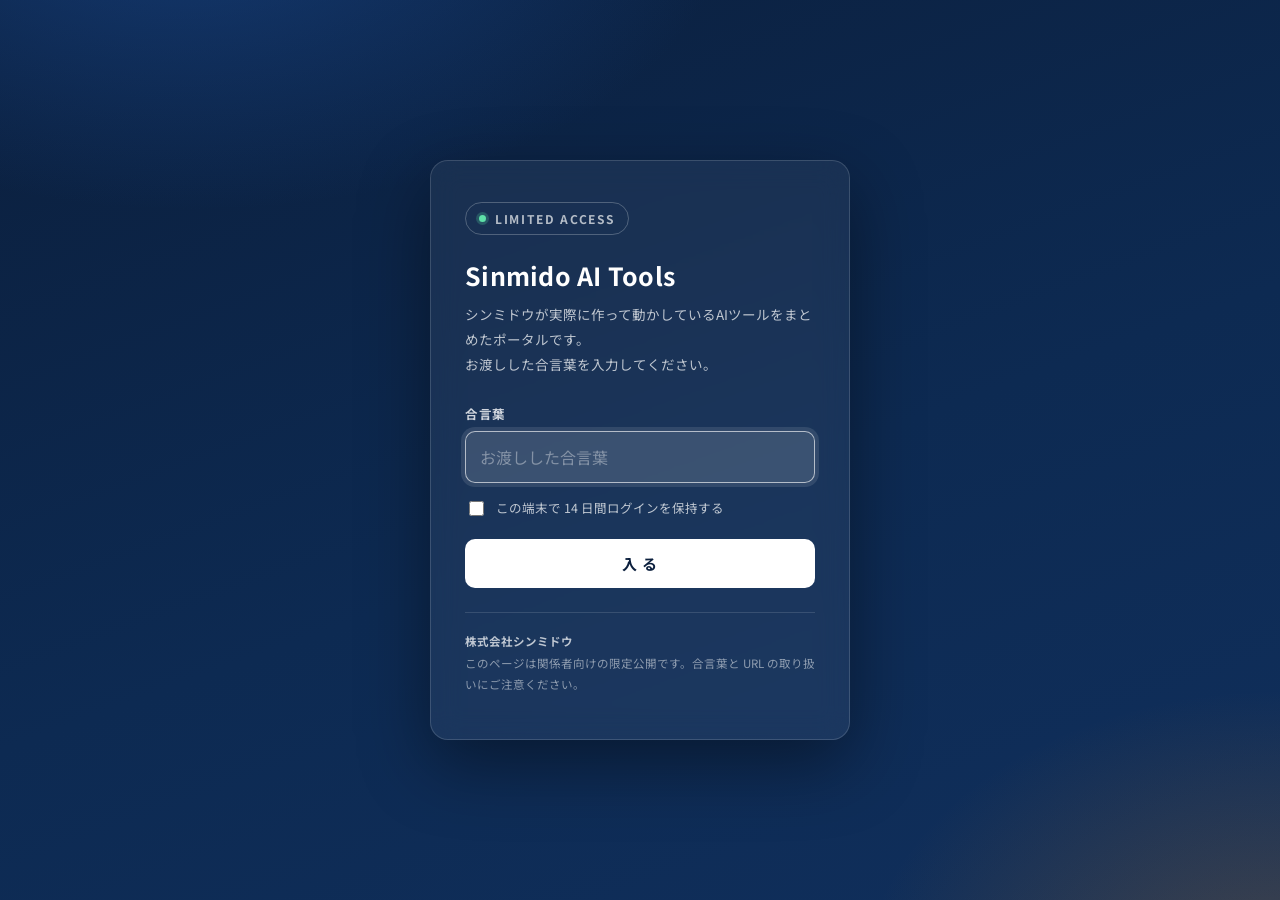
<file: index.html>
<!DOCTYPE html>
<html lang="ja">
<head>
<meta charset="UTF-8">
<meta name="viewport" content="width=device-width, initial-scale=1">
<meta name="robots" content="noindex, nofollow">
<title>ログイン｜Sinmido AI Tools</title>
<meta name="description" content="株式会社シンミドウ AI活用ツール ポータル（限定公開）">
<link rel="preconnect" href="https://fonts.googleapis.com">
<link rel="preconnect" href="https://fonts.gstatic.com" crossorigin>
<link href="https://fonts.googleapis.com/css2?family=Noto+Sans+JP:wght@400;700&display=swap" rel="stylesheet">
<link rel="stylesheet" href="assets/style.css">
<link rel="icon" href="data:image/svg+xml,<svg xmlns='http://www.w3.org/2000/svg' viewBox='0 0 100 100'><text y='.9em' font-size='90'>🧰</text></svg>">
</head>
<body class="login-body">

<main class="login-card" id="card">
  <div class="login-mark"><span class="dot"></span>LIMITED ACCESS</div>

  <h1>Sinmido AI Tools</h1>
  <p class="lead">
    シンミドウが実際に作って動かしているAIツールをまとめたポータルです。<br>
    お渡しした合言葉を入力してください。
  </p>

  <div class="login-error" id="error" role="alert"></div>

  <form id="form" novalidate>
    <div class="field">
      <label for="pw">合言葉</label>
      <input type="password" id="pw" name="pw" placeholder="お渡しした合言葉"
             autocomplete="current-password" autocapitalize="off"
             autocorrect="off" spellcheck="false" required>
    </div>

    <label class="remember">
      <input type="checkbox" id="remember">
      この端末で 14 日間ログインを保持する
    </label>

    <button type="submit" class="btn-login" id="submit">入 る</button>
  </form>

  <p class="login-foot">
    <strong>株式会社シンミドウ</strong><br>
    このページは関係者向けの限定公開です。合言葉と URL の取り扱いにご注意ください。
  </p>
</main>

<script src="assets/auth.js"></script>
<script>
(function () {
  'use strict';

  // すでにログイン済みならポータルへ
  if (window.AIPAuth.isAuthed()) {
    window.location.replace(window.AIPAuth.config.homePage);
    return;
  }

  var form   = document.getElementById('form');
  var pw     = document.getElementById('pw');
  var remember = document.getElementById('remember');
  var submit = document.getElementById('submit');
  var error  = document.getElementById('error');
  var card   = document.getElementById('card');

  function fail(message) {
    error.textContent = message;
    error.classList.add('show');
    card.classList.remove('shake');
    void card.offsetWidth;          // アニメーションを再発火させる
    card.classList.add('shake');
    pw.select();
  }

  form.addEventListener('submit', function (e) {
    e.preventDefault();
    error.classList.remove('show');

    var value = pw.value;
    if (!value) { fail('合言葉を入力してください。'); return; }

    submit.disabled = true;
    submit.textContent = '確認しています…';

    window.AIPAuth.verify(value).then(function (ok) {
      if (ok) {
        window.AIPAuth.grant(remember.checked);
        window.location.replace(window.AIPAuth.config.homePage);
        return;
      }
      submit.disabled = false;
      submit.textContent = '入 る';
      fail('合言葉が違います。もう一度お試しください。');
    }).catch(function () {
      submit.disabled = false;
      submit.textContent = '入 る';
      fail('この環境では照合できませんでした。https:// で開き直すか、別のブラウザでお試しください。');
    });
  });

  pw.focus();
})();
</script>

</body>
</html>
</file>
<file: assets/style.css>
/* ==========================================================================
   Sinmido AI Tools Portal
   -------------------------------------------------------------------------
   配色は sinmido.com のコーポレートカラー（紺 #1B4F9C）に合わせています。
   ========================================================================== */

:root{
  --navy:        #1B4F9C;
  --navy-deep:   #0D2A52;
  --navy-soft:   #EAF0F9;
  --accent:      #C0761F;
  --accent-soft: #FBF1E4;

  --ink:         #16202E;
  --ink-mid:     #4A5768;
  --ink-weak:    #7C8899;

  --bg:          #F5F7FA;
  --surface:     #FFFFFF;
  --line:        #E2E7EE;

  --ok:          #197A5C;
  --ok-soft:     #E6F3EE;
  --wip:         #8A6D2F;
  --wip-soft:    #FBF3DF;

  --radius:      14px;
  --shadow:      0 1px 2px rgba(16,32,56,.06), 0 8px 24px rgba(16,32,56,.07);
  --shadow-lift: 0 4px 10px rgba(16,32,56,.10), 0 18px 40px rgba(16,32,56,.14);

  --font: "Noto Sans JP", -apple-system, BlinkMacSystemFont, "Segoe UI",
          "Hiragino Kaku Gothic ProN", "Yu Gothic", Meiryo, sans-serif;
}

*,*::before,*::after{ box-sizing:border-box; }

html,body{ margin:0; padding:0; }

body{
  font-family:var(--font);
  color:var(--ink);
  background:var(--bg);
  line-height:1.75;
  -webkit-font-smoothing:antialiased;
  text-rendering:optimizeLegibility;
}

a{ color:inherit; }

/* ==========================================================================
   ログイン画面
   ========================================================================== */

.login-body{
  min-height:100vh;
  display:flex;
  align-items:center;
  justify-content:center;
  padding:24px;
  background:
    radial-gradient(900px 500px at 15% -10%, rgba(27,79,156,.55), transparent 60%),
    radial-gradient(700px 500px at 100% 110%, rgba(192,118,31,.30), transparent 60%),
    linear-gradient(160deg, #0B1F3D 0%, #0D2A52 55%, #102F5C 100%);
  color:#fff;
}

.login-card{
  width:100%;
  max-width:420px;
  background:rgba(255,255,255,.055);
  border:1px solid rgba(255,255,255,.15);
  border-radius:18px;
  padding:40px 34px 32px;
  backdrop-filter:blur(14px);
  -webkit-backdrop-filter:blur(14px);
  box-shadow:0 24px 70px rgba(0,0,0,.42);
}

.login-mark{
  display:inline-flex;
  align-items:center;
  gap:9px;
  font-size:12px;
  font-weight:700;
  letter-spacing:.14em;
  color:rgba(255,255,255,.68);
  border:1px solid rgba(255,255,255,.24);
  border-radius:999px;
  padding:5px 13px;
  margin-bottom:22px;
}
.login-mark .dot{
  width:7px; height:7px; border-radius:50%;
  background:#5EE0A8;
  box-shadow:0 0 0 3px rgba(94,224,168,.22);
}

.login-card h1{
  font-size:25px;
  line-height:1.45;
  margin:0 0 8px;
  font-weight:700;
  letter-spacing:.01em;
}
.login-card .lead{
  font-size:13.5px;
  line-height:1.85;
  color:rgba(255,255,255,.72);
  margin:0 0 26px;
}

.field{ margin-bottom:14px; }
.field label{
  display:block;
  font-size:12.5px;
  font-weight:700;
  letter-spacing:.04em;
  color:rgba(255,255,255,.80);
  margin-bottom:7px;
}
.field input[type="password"],
.field input[type="text"]{
  width:100%;
  font-family:var(--font);
  font-size:16px;                 /* iOS の自動ズーム防止 */
  color:#fff;
  background:rgba(255,255,255,.09);
  border:1px solid rgba(255,255,255,.24);
  border-radius:10px;
  padding:13px 14px;
  outline:none;
  transition:border-color .18s, background .18s, box-shadow .18s;
}
.field input::placeholder{ color:rgba(255,255,255,.38); }
.field input:focus{
  border-color:rgba(255,255,255,.62);
  background:rgba(255,255,255,.14);
  box-shadow:0 0 0 4px rgba(255,255,255,.10);
}

.remember{
  display:flex;
  align-items:center;
  gap:9px;
  font-size:12.5px;
  color:rgba(255,255,255,.72);
  margin:2px 0 20px;
  cursor:pointer;
  user-select:none;
}
.remember input{ width:15px; height:15px; accent-color:#5EE0A8; cursor:pointer; }

.btn-login{
  width:100%;
  font-family:var(--font);
  font-size:15px;
  font-weight:700;
  letter-spacing:.05em;
  color:#0B1F3D;
  background:#fff;
  border:0;
  border-radius:10px;
  padding:14px;
  cursor:pointer;
  transition:transform .12s, box-shadow .18s, opacity .18s;
}
.btn-login:hover{ transform:translateY(-1px); box-shadow:0 10px 26px rgba(0,0,0,.30); }
.btn-login:active{ transform:translateY(0); }
.btn-login[disabled]{ opacity:.55; cursor:default; transform:none; box-shadow:none; }

.login-error{
  display:none;
  font-size:13px;
  font-weight:700;
  color:#FFC7C2;
  background:rgba(214,60,48,.20);
  border:1px solid rgba(255,150,140,.34);
  border-radius:9px;
  padding:10px 13px;
  margin-bottom:14px;
}
.login-error.show{ display:block; }

.shake{ animation:shake .38s; }
@keyframes shake{
  0%,100%{ transform:translateX(0); }
  20%{ transform:translateX(-8px); }
  40%{ transform:translateX(7px); }
  60%{ transform:translateX(-5px); }
  80%{ transform:translateX(3px); }
}

.login-foot{
  margin-top:24px;
  padding-top:18px;
  border-top:1px solid rgba(255,255,255,.13);
  font-size:11.5px;
  line-height:1.85;
  color:rgba(255,255,255,.50);
}
.login-foot strong{ color:rgba(255,255,255,.72); font-weight:700; }

/* ==========================================================================
   ヘッダー
   ========================================================================== */

.site-header{
  position:sticky;
  top:0;
  z-index:50;
  background:rgba(255,255,255,.92);
  backdrop-filter:blur(12px);
  -webkit-backdrop-filter:blur(12px);
  border-bottom:1px solid var(--line);
}
.header-inner{
  max-width:1180px;
  margin:0 auto;
  padding:14px 22px;
  display:flex;
  align-items:center;
  gap:16px;
}
.brand{
  display:flex;
  align-items:center;
  gap:11px;
  text-decoration:none;
  min-width:0;
}
.brand-mark{
  width:34px; height:34px;
  flex:0 0 34px;
  border-radius:9px;
  background:linear-gradient(135deg, var(--navy) 0%, #2E6FCB 100%);
  color:#fff;
  font-size:15px;
  font-weight:700;
  letter-spacing:.02em;
  display:flex;
  align-items:center;
  justify-content:center;
}
.brand-text{ min-width:0; }
.brand-name{
  font-size:15px;
  font-weight:700;
  letter-spacing:.01em;
  line-height:1.35;
  white-space:nowrap;
}
.brand-sub{
  font-size:10.5px;
  letter-spacing:.10em;
  color:var(--ink-weak);
  line-height:1.4;
  white-space:nowrap;
}
.header-spacer{ flex:1; }

.btn-ghost{
  font-family:var(--font);
  font-size:12.5px;
  font-weight:700;
  color:var(--ink-mid);
  background:transparent;
  border:1px solid var(--line);
  border-radius:8px;
  padding:8px 14px;
  cursor:pointer;
  white-space:nowrap;
  transition:border-color .16s, color .16s, background .16s;
}
.btn-ghost:hover{ border-color:var(--navy); color:var(--navy); background:var(--navy-soft); }

/* ==========================================================================
   ヒーロー
   ========================================================================== */

.hero{
  background:linear-gradient(150deg, #0D2A52 0%, #17457F 55%, #1B4F9C 100%);
  color:#fff;
  padding:52px 22px 56px;
}
.hero-inner{ max-width:1180px; margin:0 auto; }
.hero h1{
  font-size:clamp(24px, 4.2vw, 34px);
  line-height:1.45;
  font-weight:700;
  margin:0 0 14px;
  letter-spacing:.01em;
}
.hero p{
  font-size:14.5px;
  line-height:1.95;
  color:rgba(255,255,255,.80);
  margin:0;
  max-width:640px;
}
.hero-stats{
  display:flex;
  flex-wrap:wrap;
  gap:12px;
  margin-top:26px;
}
.stat{
  background:rgba(255,255,255,.10);
  border:1px solid rgba(255,255,255,.18);
  border-radius:11px;
  padding:12px 18px;
  min-width:118px;
}
.stat b{
  display:block;
  font-size:23px;
  font-weight:700;
  line-height:1.25;
  font-variant-numeric:tabular-nums;
}
.stat span{
  font-size:11.5px;
  letter-spacing:.06em;
  color:rgba(255,255,255,.68);
}

/* ==========================================================================
   コントロール（検索・カテゴリ）
   ========================================================================== */

.controls{
  max-width:1180px;
  margin:0 auto;
  padding:26px 22px 6px;
}
.search-row{ margin-bottom:16px; }
.search-box{ position:relative; max-width:420px; }
.search-box svg{
  position:absolute;
  left:13px; top:50%;
  transform:translateY(-50%);
  width:17px; height:17px;
  color:var(--ink-weak);
  pointer-events:none;
}
.search-box input{
  width:100%;
  font-family:var(--font);
  font-size:15px;
  color:var(--ink);
  background:var(--surface);
  border:1px solid var(--line);
  border-radius:10px;
  padding:11px 14px 11px 38px;
  outline:none;
  transition:border-color .16s, box-shadow .16s;
}
.search-box input:focus{
  border-color:var(--navy);
  box-shadow:0 0 0 3px rgba(27,79,156,.13);
}

.cat-tabs{
  display:flex;
  flex-wrap:wrap;
  gap:8px;
}
.cat-tab{
  font-family:var(--font);
  font-size:13px;
  font-weight:700;
  color:var(--ink-mid);
  background:var(--surface);
  border:1px solid var(--line);
  border-radius:999px;
  padding:8px 16px;
  cursor:pointer;
  transition:all .16s;
  white-space:nowrap;
}
.cat-tab:hover{ border-color:var(--navy); color:var(--navy); }
.cat-tab.active{
  background:var(--navy);
  border-color:var(--navy);
  color:#fff;
}
.cat-tab .n{
  font-size:11px;
  opacity:.62;
  margin-left:5px;
  font-variant-numeric:tabular-nums;
}

.result-count{
  max-width:1180px;
  margin:0 auto;
  padding:18px 22px 0;
  font-size:12.5px;
  color:var(--ink-weak);
}

/* ==========================================================================
   カードグリッド
   ========================================================================== */

.grid{
  max-width:1180px;
  margin:0 auto;
  padding:14px 22px 60px;
  display:grid;
  grid-template-columns:repeat(auto-fill, minmax(320px, 1fr));
  gap:18px;
}

.card{
  position:relative;
  display:flex;
  flex-direction:column;
  background:var(--surface);
  border:1px solid var(--line);
  border-radius:var(--radius);
  padding:22px 22px 20px;
  box-shadow:var(--shadow);
  text-decoration:none;
  color:inherit;
  transition:transform .18s, box-shadow .22s, border-color .18s;
}
.card:hover{
  transform:translateY(-3px);
  box-shadow:var(--shadow-lift);
  border-color:#C9D6E8;
}
.card{ min-width:0; }              /* グリッドトラックが min-content で膨らむのを防ぐ */
.card.is-wip{ opacity:.72; cursor:default; }
.card.is-wip:hover{ transform:none; box-shadow:var(--shadow); border-color:var(--line); }

.card.featured{
  border-color:var(--navy);
  box-shadow:0 0 0 1px var(--navy), var(--shadow);
}
.card.featured::before{
  content:"注目";
  position:absolute;
  top:-1px; right:18px;
  font-size:10.5px;
  font-weight:700;
  letter-spacing:.10em;
  color:#fff;
  background:var(--navy);
  border-radius:0 0 6px 6px;
  padding:3px 9px;
}

.card-head{
  display:flex;
  align-items:flex-start;
  gap:13px;
  margin-bottom:13px;
}
.card-icon{
  flex:0 0 44px;
  width:44px; height:44px;
  border-radius:11px;
  background:var(--navy-soft);
  display:flex;
  align-items:center;
  justify-content:center;
  font-size:21px;
  line-height:1;
}
.card-titles{ min-width:0; flex:1; }
.card-name{
  font-size:16px;
  font-weight:700;
  line-height:1.5;
  margin:0 0 3px;
  letter-spacing:.01em;
}
.card-tagline{
  font-size:12px;
  line-height:1.6;
  color:var(--accent);
  font-weight:700;
  margin:0;
}

.card-desc{
  font-size:13.5px;
  line-height:1.85;
  color:var(--ink-mid);
  margin:0 0 16px;
  flex:1;
}

.card-tags{
  display:flex;
  flex-wrap:wrap;
  gap:6px;
  margin-bottom:15px;
}
.tag{
  font-size:11px;
  line-height:1.6;
  color:var(--ink-mid);
  background:#F1F4F8;
  border-radius:5px;
  padding:2px 8px;
  white-space:nowrap;
}

/* カード下部の補足行（.tag を流用すると nowrap で折り返せず幅が膨らむ） */
.card-note{
  font-size:11px;
  line-height:1.7;
  color:var(--ink-weak);
  margin:0 0 12px;
  overflow-wrap:anywhere;
}

.card-foot{
  display:flex;
  align-items:center;
  justify-content:space-between;
  gap:12px;
  padding-top:14px;
  border-top:1px solid var(--line);
}
.badge{
  font-size:11px;
  font-weight:700;
  letter-spacing:.03em;
  border-radius:999px;
  padding:3px 10px;
  white-space:nowrap;
}
.badge-public{ color:var(--ok);   background:var(--ok-soft); }
.badge-demo  { color:var(--navy); background:var(--navy-soft); }
.badge-wip   { color:var(--wip);  background:var(--wip-soft); }

.card-go{
  font-size:12.5px;
  font-weight:700;
  color:var(--navy);
  display:inline-flex;
  align-items:center;
  gap:5px;
  white-space:nowrap;
}
.card-go svg{ width:13px; height:13px; }
.card.is-wip .card-go{ color:var(--ink-weak); }

.empty{
  grid-column:1 / -1;
  text-align:center;
  padding:60px 20px;
  color:var(--ink-weak);
  font-size:14px;
}

/* ==========================================================================
   フッター
   ========================================================================== */

.site-footer{
  background:var(--navy-deep);
  color:rgba(255,255,255,.62);
  padding:34px 22px;
  font-size:12px;
  line-height:1.9;
}
.footer-inner{
  max-width:1180px;
  margin:0 auto;
  display:flex;
  flex-wrap:wrap;
  gap:16px;
  align-items:center;
  justify-content:space-between;
}
.site-footer a{ color:rgba(255,255,255,.86); text-decoration:none; }
.site-footer a:hover{ text-decoration:underline; }
.footer-note{ font-size:11px; color:rgba(255,255,255,.44); }

/* ==========================================================================
   スマホ
   ========================================================================== */

@media (max-width:640px){
  .header-inner{ padding:12px 16px; gap:10px; }
  .brand-sub{ display:none; }
  .hero{ padding:38px 16px 42px; }
  .hero-stats{ gap:9px; }
  .stat{ padding:10px 14px; min-width:0; flex:1 1 auto; }
  .stat b{ font-size:19px; }
  .controls{ padding:20px 16px 4px; }
  .search-box{ max-width:none; }
  .result-count{ padding:14px 16px 0; }
  .grid{
    padding:12px 16px 48px;
    grid-template-columns:1fr;
    gap:14px;
  }
  .card{ padding:18px; }
  .site-footer{ padding:26px 16px; }
  .footer-inner{ flex-direction:column; align-items:flex-start; gap:10px; }
}

/* hidden 属性は必ず効かせる（.file-btn 等の display 指定に負けないように） */
[hidden]{ display:none !important; }

/* 認証チェックが済むまで本体を隠す（未認証時のちらつき防止） */
.gate-pending{ visibility:hidden; }

/* ==========================================================================
   ツール／資料 の切り替えタブ
   ========================================================================== */

.view-tabs{
  max-width:1180px;
  margin:0 auto;
  padding:26px 22px 0;
  display:flex;
  gap:8px;
}
.view-tab{
  appearance:none;
  display:inline-flex;
  align-items:center;
  gap:8px;
  padding:11px 20px;
  border:1px solid var(--line);
  border-radius:999px;
  background:var(--surface);
  color:var(--ink-mid);
  font-family:inherit;
  font-size:14px;
  font-weight:700;
  line-height:1;
  cursor:pointer;
  transition:.16s;
}
.view-tab:hover{ border-color:var(--navy); color:var(--navy); }
.view-tab.active{
  background:var(--navy);
  border-color:var(--navy);
  color:#fff;
  box-shadow:0 6px 18px rgba(27,79,156,.22);
}
.view-tab .view-ico{ font-size:15px; }
.view-tab .n{
  min-width:20px;
  padding:2px 7px;
  border-radius:999px;
  background:var(--navy-soft);
  color:var(--navy);
  font-size:11px;
  font-weight:700;
  font-variant-numeric:tabular-nums;
}
.view-tab.active .n{ background:rgba(255,255,255,.20); color:#fff; }

.view[hidden]{ display:none; }

/* ==========================================================================
   資料ライブラリ
   ========================================================================== */

.file-grid{
  max-width:1180px;
  margin:0 auto;
  padding:14px 22px 10px;
  display:grid;
  grid-template-columns:repeat(auto-fill, minmax(320px, 1fr));
  gap:18px;
}

.file-card{
  display:flex;
  flex-direction:column;
  min-width:0;
  background:var(--surface);
  border:1px solid var(--line);
  border-radius:var(--radius);
  box-shadow:var(--shadow);
  overflow:hidden;
  transition:.18s;
}
.file-card:hover{
  border-color:var(--navy);
  box-shadow:var(--shadow-lift);
  transform:translateY(-2px);
}

.file-thumb{
  height:150px;
  background:var(--navy-soft);
  border-bottom:1px solid var(--line);
  overflow:hidden;
}
.file-thumb img{
  width:100%;
  height:100%;
  object-fit:cover;
  display:block;
}

/* 画像以外のカードに出す見出し枠（拡張子の色を薄く敷く） */
.file-thumb.file-thumb-ph{
  display:flex;
  flex-direction:column;
  align-items:center;
  justify-content:center;
  gap:7px;
  background:var(--bg);
  color:var(--ext-c, var(--ink-mid));
  /* 対応ブラウザでは拡張子の色をごく薄く敷く */
  background:color-mix(in srgb, var(--ext-c, #4A5768) 7%, #fff);
}
.file-thumb.file-thumb-ph svg{ width:38px; height:38px; }
.file-thumb.file-thumb-ph span{
  font-size:11px;
  font-weight:700;
  letter-spacing:.12em;
}

.file-head{
  display:flex;
  gap:12px;
  align-items:flex-start;
  padding:18px 20px 0;
}
.file-ext{
  flex:0 0 auto;
  min-width:46px;
  padding:7px 8px;
  border-radius:8px;
  text-align:center;
  font-size:11px;
  font-weight:700;
  letter-spacing:.04em;
  color:#fff;
  background:var(--ink-mid);
}
.ext-pdf  { --ext-c:#B4342C; background:var(--ext-c); }
.ext-sheet{ --ext-c:#197A5C; background:var(--ext-c); }
.ext-slide{ --ext-c:#C0761F; background:var(--ext-c); }
.ext-doc  { --ext-c:#1B4F9C; background:var(--ext-c); }
.ext-zip  { --ext-c:#6B5B8A; background:var(--ext-c); }
.ext-img  { --ext-c:#0D2A52; background:var(--ext-c); }
.ext-other{ --ext-c:#4A5768; background:var(--ext-c); }

.file-titles{ min-width:0; flex:1; }
.file-name{
  margin:0 0 4px;
  font-size:15.5px;
  font-weight:700;
  line-height:1.45;
  color:var(--ink);
  word-break:break-word;
}
.file-meta{
  margin:0;
  font-size:11.5px;
  color:var(--ink-weak);
  font-variant-numeric:tabular-nums;
}
.file-desc{
  margin:12px 20px 0;
  font-size:13px;
  line-height:1.85;
  color:var(--ink-mid);
}
.file-card .card-tags{ padding:0 20px; margin-top:12px; }

.file-foot{
  margin-top:auto;
  padding:16px 20px 18px;
  display:flex;
  gap:8px;
  flex-wrap:wrap;
}

.file-btn{
  appearance:none;
  display:inline-flex;
  align-items:center;
  gap:6px;
  padding:9px 14px;
  border-radius:9px;
  border:1px solid var(--line);
  background:var(--surface);
  color:var(--ink-mid);
  font-family:inherit;
  font-size:12.5px;
  font-weight:700;
  line-height:1;
  text-decoration:none;
  cursor:pointer;
  transition:.16s;
}
.file-btn svg{ width:14px; height:14px; }
.file-btn:hover{ border-color:var(--navy); color:var(--navy); background:var(--navy-soft); }
.file-btn-dl{
  background:var(--navy);
  border-color:var(--navy);
  color:#fff;
}
.file-btn-dl:hover{ background:var(--navy-deep); border-color:var(--navy-deep); color:#fff; }

.file-note{
  max-width:1180px;
  margin:0 auto;
  padding:8px 22px 60px;
  font-size:11.5px;
  line-height:1.9;
  color:var(--ink-weak);
}
.file-note-warn{ color:var(--wip); }
.file-grid .empty code{
  padding:2px 6px;
  border-radius:5px;
  background:var(--navy-soft);
  color:var(--navy);
  font-size:12px;
}

/* ==========================================================================
   資料アップロード（管理者だけに出る）
   ========================================================================== */

.uploader{
  max-width:1180px;
  margin:0 auto;
  padding:22px 22px 0;
}
.uploader[hidden]{ display:none; }

.up-inner{
  border:1px solid var(--line);
  border-radius:var(--radius);
  background:var(--surface);
  box-shadow:var(--shadow);
  padding:20px 22px 22px;
}

.up-head{
  display:flex;
  align-items:center;
  gap:12px;
  margin-bottom:14px;
}
.up-head h2{
  margin:0;
  font-size:15px;
  font-weight:700;
  color:var(--ink);
}
.up-hide{
  appearance:none;
  margin-left:auto;
  padding:6px 10px;
  border:1px solid var(--line);
  border-radius:8px;
  background:var(--surface);
  color:var(--ink-weak);
  font-family:inherit;
  font-size:11px;
  cursor:pointer;
  transition:.16s;
}
.up-hide:hover{ border-color:var(--navy); color:var(--navy); }

.up-setup label{
  display:block;
  margin-bottom:6px;
  font-size:12px;
  font-weight:700;
  color:var(--ink-mid);
}
.up-token-row{
  display:flex;
  gap:8px;
  flex-wrap:wrap;
  align-items:center;
}
.up-token-row input{
  flex:1 1 300px;
  min-width:0;
  padding:10px 13px;
  border:1px solid var(--line);
  border-radius:9px;
  background:var(--bg);
  color:var(--ink);
  font-family:inherit;
  font-size:13px;
}
.up-token-row input:focus{
  outline:none;
  border-color:var(--navy);
  background:var(--surface);
  box-shadow:0 0 0 3px rgba(27,79,156,.12);
}
.up-setup.has-token .up-token-row input{ flex:1 1 220px; }

.up-hint{
  margin:10px 0 0;
  font-size:11.5px;
  line-height:1.9;
  color:var(--ink-weak);
}
.up-hint a{ color:var(--navy); font-weight:700; }
.up-hint code{
  padding:1px 5px;
  border-radius:4px;
  background:var(--navy-soft);
  color:var(--navy);
  font-size:11px;
}

#upMain{ margin-top:18px; }

.up-drop{
  display:flex;
  flex-direction:column;
  align-items:center;
  justify-content:center;
  gap:7px;
  padding:30px 20px;
  border:2px dashed var(--line);
  border-radius:var(--radius);
  background:var(--bg);
  color:var(--ink-mid);
  text-align:center;
  cursor:pointer;
  transition:.16s;
}
.up-drop:hover,
.up-drop:focus-visible,
.up-drop.is-over{
  border-color:var(--navy);
  background:var(--navy-soft);
  color:var(--navy);
  outline:none;
}
.up-drop svg{ width:30px; height:30px; }
.up-drop strong{ font-size:14px; }
.up-drop span{ font-size:11.5px; color:var(--ink-weak); }
.up-drop.is-over span,
.up-drop:hover span{ color:var(--navy); }

.up-queue{ display:grid; gap:12px; margin-top:14px; }
.up-queue:empty{ margin-top:0; }

.up-row{
  border:1px solid var(--line);
  border-radius:10px;
  background:var(--bg);
  padding:14px 16px;
}
.up-row-head{
  display:flex;
  align-items:center;
  gap:10px;
  margin-bottom:12px;
}
.up-row-head strong{
  font-size:13.5px;
  color:var(--ink);
  word-break:break-word;
}
.up-row-head span{
  font-size:11.5px;
  color:var(--ink-weak);
  font-variant-numeric:tabular-nums;
}
.up-remove{
  appearance:none;
  margin-left:auto;
  flex:0 0 auto;
  width:26px;
  height:26px;
  border:1px solid var(--line);
  border-radius:7px;
  background:var(--surface);
  color:var(--ink-weak);
  font-size:16px;
  line-height:1;
  cursor:pointer;
  transition:.16s;
}
.up-remove:hover{ border-color:#B4342C; color:#B4342C; }

.up-fields{
  display:grid;
  grid-template-columns:repeat(2, minmax(0, 1fr));
  gap:10px;
}
.up-fields label{
  display:flex;
  flex-direction:column;
  gap:5px;
  font-size:11.5px;
  font-weight:700;
  color:var(--ink-weak);
}
.up-fields .up-wide{ grid-column:1 / -1; }
.up-fields input,
.up-fields select{
  padding:8px 11px;
  border:1px solid var(--line);
  border-radius:8px;
  background:var(--surface);
  color:var(--ink);
  font-family:inherit;
  font-size:13px;
  font-weight:400;
}
.up-fields input:focus,
.up-fields select:focus{
  outline:none;
  border-color:var(--navy);
  box-shadow:0 0 0 3px rgba(27,79,156,.12);
}

.up-row-note{
  margin:10px 0 0;
  font-size:11.5px;
  line-height:1.8;
  color:var(--ink-weak);
}

.up-actions{ margin-top:14px; }
.up-actions .file-btn[disabled]{
  opacity:.45;
  cursor:default;
  background:var(--ink-weak);
  border-color:var(--ink-weak);
}

.up-log{
  margin-top:12px;
  max-height:170px;
  overflow:auto;
}
.up-log:empty{ margin-top:0; }
.up-log-line{
  margin:0 0 4px;
  font-size:12px;
  line-height:1.75;
  color:var(--ink-mid);
}
.up-log-line.up-ok{ color:var(--ok); }
.up-log-line.up-err{ color:#B4342C; font-weight:700; }

/* ==========================================================================
   プレビュー（モーダル）
   ========================================================================== */

body.viewer-open{ overflow:hidden; }

.viewer{
  position:fixed;
  inset:0;
  z-index:100;
  background:rgba(13,42,82,.62);
  backdrop-filter:blur(3px);
  display:flex;
  align-items:center;
  justify-content:center;
  padding:28px;
}
.viewer[hidden]{ display:none; }

.viewer-panel{
  width:min(1080px, 100%);
  height:min(88vh, 100%);
  display:flex;
  flex-direction:column;
  background:var(--surface);
  border-radius:var(--radius);
  box-shadow:0 30px 80px rgba(10,24,48,.42);
  overflow:hidden;
}

.viewer-bar{
  display:flex;
  align-items:center;
  gap:12px;
  padding:14px 16px;
  border-bottom:1px solid var(--line);
  background:var(--bg);
}
.viewer-heads{ min-width:0; flex:1; }
.viewer-title{
  display:block;
  font-size:14.5px;
  color:var(--ink);
  line-height:1.4;
  word-break:break-word;
}
.viewer-meta{
  display:block;
  margin-top:2px;
  font-size:11.5px;
  color:var(--ink-weak);
  font-variant-numeric:tabular-nums;
}
.viewer-close{
  appearance:none;
  flex:0 0 auto;
  width:34px;
  height:34px;
  border:1px solid var(--line);
  border-radius:9px;
  background:var(--surface);
  color:var(--ink-mid);
  font-size:20px;
  line-height:1;
  cursor:pointer;
  transition:.16s;
}
.viewer-close:hover{ border-color:var(--navy); color:var(--navy); background:var(--navy-soft); }

.viewer-body{
  flex:1;
  min-height:0;
  overflow:auto;
  background:var(--bg);
  display:flex;
  flex-direction:column;
}

.viewer-pdf{
  flex:1;
  width:100%;
  min-height:60vh;
  border:0;
  background:#fff;
}
.viewer-image{
  flex:1;
  display:flex;
  align-items:center;
  justify-content:center;
  padding:20px;
}
.viewer-image img{
  max-width:100%;
  max-height:100%;
  object-fit:contain;
  border-radius:8px;
  background:#fff;
  box-shadow:var(--shadow);
}
.viewer-text{
  margin:0;
  padding:20px;
  font-family:ui-monospace, SFMono-Regular, Consolas, "Courier New", monospace;
  font-size:12.5px;
  line-height:1.8;
  color:var(--ink);
  white-space:pre-wrap;
  word-break:break-word;
}
.viewer-loading,
.viewer-fallback{
  margin:0;
  padding:18px 20px;
  font-size:12.5px;
  color:var(--ink-weak);
  text-align:center;
}
.viewer-fallback a{ color:var(--navy); font-weight:700; }

.viewer-table-wrap{ overflow:auto; padding:16px; }
.viewer-table{
  border-collapse:collapse;
  font-size:12.5px;
  background:var(--surface);
  min-width:100%;
}
.viewer-table th,
.viewer-table td{
  border:1px solid var(--line);
  padding:7px 11px;
  text-align:left;
  white-space:nowrap;
  color:var(--ink);
}
.viewer-table th{
  position:sticky;
  top:0;
  background:var(--navy-soft);
  color:var(--navy);
  font-weight:700;
  z-index:1;
}
.viewer-table tbody tr:nth-child(even) td{ background:#FAFBFD; }

/* ---------------------------- スマホ ---------------------------- */

@media (max-width:640px){
  .view-tabs{ padding:20px 16px 0; }
  .view-tab{ flex:1; justify-content:center; padding:11px 12px; }
  .file-grid{
    padding:12px 16px 8px;
    grid-template-columns:1fr;
    gap:14px;
  }
  .file-note{ padding:8px 16px 48px; }
  .viewer{ padding:0; }
  .viewer-panel{
    width:100%;
    height:100%;
    border-radius:0;
  }
  .viewer-bar{ padding:12px; gap:8px; }
  .file-btn{ padding:9px 11px; }
  .uploader{ padding:16px 16px 0; }
  .up-inner{ padding:16px; }
  .up-fields{ grid-template-columns:1fr; }
  .up-token-row input{ flex:1 1 100%; }
}


/* ==========================================================================
   ツールカードの添付資料・導入手順書
   ========================================================================== */

/* カード全体をクリックできるようにリンクを敷き詰める。
   添付資料と手順書ボタンは、その上に重ねて押し分けられるようにする。 */
.card-stretch::after{
  content:"";
  position:absolute;
  inset:0;
  z-index:1;
  border-radius:var(--radius);
}

.card-files{
  position:relative;
  z-index:2;
  margin:0 0 15px;
  padding-top:13px;
  border-top:1px dashed var(--line);
}
.card-files-head{
  display:flex;
  align-items:center;
  gap:6px;
  margin:0 0 9px;
  font-size:11.5px;
  font-weight:700;
  letter-spacing:.04em;
  color:var(--ink-weak);
}
.card-files-head svg{ width:13px; height:13px; }
.card-files-head .n{
  font-size:10.5px;
  color:var(--ink-mid);
  background:#F1F4F8;
  border-radius:999px;
  padding:1px 7px;
}

.att-list{
  list-style:none;
  margin:0;
  padding:0;
  display:flex;
  flex-direction:column;
  gap:6px;
}
.att-row{ display:flex; align-items:center; gap:6px; min-width:0; }

.att{
  flex:1 1 auto;
  min-width:0;
  display:flex;
  align-items:center;
  gap:8px;
  padding:7px 9px;
  text-decoration:none;
  color:inherit;
  background:#F7F9FC;
  border:1px solid var(--line);
  border-radius:9px;
  transition:border-color .15s, background .15s;
}
.att:hover{ border-color:var(--navy); background:var(--navy-soft); }

.att-ext{
  flex:0 0 auto;
  min-width:40px;
  padding:3px 5px;
  border-radius:5px;
  text-align:center;
  font-size:9.5px;
  font-weight:700;
  letter-spacing:.04em;
  line-height:1.6;
  color:#fff;
  background:var(--ink-mid);
}
.att-name{
  flex:1 1 auto;
  min-width:0;
  font-size:12.5px;
  font-weight:700;
  line-height:1.6;
  white-space:nowrap;
  overflow:hidden;
  text-overflow:ellipsis;
}
.att-size{ flex:0 0 auto; font-size:10.5px; color:var(--ink-weak); }
.att-dl{ flex:0 0 auto; display:inline-flex; color:var(--navy); }
.att-dl svg{ width:14px; height:14px; }

.att-eye{
  flex:0 0 auto;
  font:inherit;
  cursor:pointer;
  display:inline-flex;
  align-items:center;
  justify-content:center;
  width:32px;
  height:32px;
  padding:0;
  color:var(--ink-mid);
  background:var(--surface);
  border:1px solid var(--line);
  border-radius:9px;
  transition:border-color .15s, color .15s, background .15s;
}
.att-eye:hover{ border-color:var(--navy); color:var(--navy); background:var(--navy-soft); }
.att-eye svg{ width:15px; height:15px; }

.card-actions{
  display:flex;
  align-items:center;
  justify-content:flex-end;
  flex-wrap:wrap;
  gap:10px;
  min-width:0;
}
.card-guide{
  position:relative;
  z-index:2;
  font:inherit;
  cursor:pointer;
  display:inline-flex;
  align-items:center;
  gap:5px;
  padding:5px 10px;
  font-size:12px;
  font-weight:700;
  white-space:nowrap;
  color:var(--accent);
  background:var(--accent-soft);
  border:1px solid #EBD9C2;
  border-radius:8px;
  transition:background .15s, border-color .15s;
}
.card-guide:hover{ background:#F6E6D2; border-color:var(--accent); }
.card-guide svg{ width:13px; height:13px; }

/* ==========================================================================
   導入手順書（モーダル）
   ========================================================================== */

.guide{
  position:fixed;
  inset:0;
  z-index:120;
  display:flex;
  align-items:center;
  justify-content:center;
  padding:28px;
  background:rgba(13,42,82,.55);
}
.guide[hidden]{ display:none; }

.guide-panel{
  width:min(760px, 100%);
  max-height:92vh;
  display:flex;
  flex-direction:column;
  background:var(--surface);
  border-radius:14px;
  overflow:hidden;
  box-shadow:var(--shadow-lift);
}
.guide-bar{
  display:flex;
  align-items:center;
  gap:12px;
  padding:14px 16px;
  background:#FBFCFE;
  border-bottom:1px solid var(--line);
}
.guide-heads{ min-width:0; flex:1; }
.guide-title{
  display:block;
  font-size:15px;
  line-height:1.5;
  overflow-wrap:anywhere;
}
.guide-meta{ font-size:11.5px; color:var(--ink-weak); }
.guide-actions{ flex:0 0 auto; display:flex; gap:8px; }

.guide-body{ overflow:auto; padding:22px 24px 28px; }

.guide-lead{
  margin:0 0 18px;
  font-size:13.5px;
  line-height:1.95;
  color:var(--ink-mid);
}
.guide-need{
  margin:0 0 20px;
  padding:14px 16px;
  background:var(--navy-soft);
  border-radius:10px;
}
.guide-need h4{
  margin:0 0 6px;
  font-size:12.5px;
  color:var(--navy);
  letter-spacing:.03em;
}
.guide-need ul{ margin:0; padding-left:1.2em; }
.guide-need li{ font-size:13px; line-height:1.9; color:var(--ink-mid); }

.guide-steps{ list-style:none; margin:0; padding:0; }
.guide-step{
  position:relative;
  display:flex;
  gap:14px;
  padding:0 0 20px;
}
.guide-step:last-child{ padding-bottom:0; }
.guide-step:not(:last-child)::before{
  content:"";
  position:absolute;
  left:31px;
  top:26px;
  bottom:4px;
  width:2px;
  background:var(--line);
}
.guide-num{
  flex:0 0 64px;
  height:22px;
  margin-top:2px;
  display:inline-flex;
  align-items:center;
  justify-content:center;
  font-size:10px;
  font-weight:700;
  letter-spacing:.06em;
  color:#fff;
  background:var(--navy);
  border-radius:999px;
}
.guide-step-body{ min-width:0; flex:1; }
.guide-step-body h4{
  margin:0 0 5px;
  font-size:14.5px;
  line-height:1.6;
}
.guide-step-body p{
  margin:0;
  font-size:13.5px;
  line-height:1.9;
  color:var(--ink-mid);
}
.guide-step-body .guide-step-note{
  margin-top:7px;
  font-size:12px;
  line-height:1.8;
  color:var(--ink-weak);
}

.guide-note{
  margin:22px 0 0;
  padding-top:16px;
  border-top:1px solid var(--line);
  font-size:12.5px;
  line-height:1.9;
  color:var(--ink-weak);
}

.guide-file{
  display:flex;
  align-items:center;
  flex-wrap:wrap;
  gap:10px;
  margin-top:22px;
  padding:14px;
  background:#F7F9FC;
  border:1px solid var(--line);
  border-radius:10px;
}
.guide-file .att-ext{ min-width:46px; padding:7px 8px; font-size:11px; }
/* 手順書ファイル欄の「見る」は文字が入るので、カード内の丸アイコン用の
   固定サイズ（.att-eye の 32x32）を打ち消して通常のボタンに戻す */
.guide-file .file-btn.att-eye{
  width:auto;
  height:auto;
  padding:9px 14px;
  border-radius:9px;
  white-space:nowrap;
}
.guide-file .file-btn.att-eye svg{ width:14px; height:14px; }
.guide-file-text{ flex:1 1 150px; min-width:0; display:flex; flex-direction:column; }
.guide-file-text strong{ font-size:13.5px; overflow-wrap:anywhere; }
.guide-file-text span{ font-size:11px; color:var(--ink-weak); }

/* 資料タブ側：どのツールの資料かを示すバッジ */
.file-tool{
  display:inline-flex;
  align-items:center;
  gap:5px;
  margin:0 20px 2px;
  padding:3px 9px;
  font-size:11px;
  font-weight:700;
  color:var(--navy);
  background:var(--navy-soft);
  border-radius:999px;
}
.file-tool.is-guide{ color:var(--accent); background:var(--accent-soft); }

/* ---------------------------- スマホ ---------------------------- */

@media (max-width:640px){
  .guide{ padding:0; }
  .guide-panel{
    width:100%;
    height:100%;
    max-height:none;
    border-radius:0;
  }
  .guide-bar{ flex-wrap:wrap; padding:12px; gap:8px; }
  .guide-actions{ order:3; width:100%; }
  .guide-actions .file-btn{ flex:1; justify-content:center; }
  .guide-body{ padding:18px 16px 26px; }
  .guide-step{ gap:10px; }
  .guide-num{ flex-basis:58px; }
  .guide-step:not(:last-child)::before{ left:28px; }
  .att-size{ display:none; }
}

/* ==========================================================================
   Claude 最新情報（ニュースタブ）
   ========================================================================== */

.news-list{
  max-width:1180px;
  margin:0 auto;
  padding:14px 22px 10px;
  display:grid;
  grid-template-columns:repeat(auto-fill, minmax(380px, 1fr));
  gap:18px;
  /* 記事ごとに中身の量が違うので、高さは内容なりにする。
     引き伸ばすと短い記事の下に大きな余白ができてしまう */
  align-items:start;
}

.news-item{
  display:flex;
  flex-direction:column;
  min-width:0;
  padding:18px 20px 20px;
  background:var(--surface);
  border:1px solid var(--line);
  border-left:3px solid var(--navy);
  border-radius:var(--radius);
  box-shadow:var(--shadow);
  transition:.18s;
}
.news-item:hover{
  box-shadow:var(--shadow-lift);
  transform:translateY(-2px);
}
/* 情報源は左の線の色で見分ける */
.news-src-claudecode{ border-left-color:var(--accent); }

.news-meta{
  display:flex;
  flex-wrap:wrap;
  align-items:center;
  gap:8px;
  margin-bottom:9px;
  font-size:11.5px;
  line-height:1.6;
}
.news-date{
  font-weight:700;
  color:var(--ink-mid);
  font-variant-numeric:tabular-nums;
  letter-spacing:.02em;
}
.news-cat{
  padding:2px 9px;
  border-radius:999px;
  font-weight:700;
  color:var(--navy);
  background:var(--navy-soft);
}
.news-src-claudecode .news-cat{ color:var(--accent); background:var(--accent-soft); }
.news-from{ color:var(--ink-weak); }
.news-new{
  padding:2px 8px;
  border-radius:999px;
  font-size:10px;
  font-weight:700;
  letter-spacing:.06em;
  color:#fff;
  background:var(--accent);
}

.news-title{
  margin:0 0 6px;
  font-size:16px;
  font-weight:700;
  line-height:1.6;
}
.news-title a{
  color:var(--ink);
  text-decoration:none;
}
.news-title a:hover{ color:var(--navy); text-decoration:underline; }
.news-title svg{
  width:13px;
  height:13px;
  margin-left:6px;
  vertical-align:-1px;
  color:var(--ink-weak);
}

.news-orig{
  margin:0 0 8px;
  font-size:11.5px;
  line-height:1.7;
  color:var(--ink-weak);
}

.news-summary{
  margin:0;
  font-size:13px;
  line-height:1.85;
  color:var(--ink-mid);
}

.news-bullets{
  margin:11px 0 0;
  padding-left:19px;
  font-size:12.5px;
  line-height:1.8;
  color:var(--ink-mid);
}
.news-bullets li{ margin-bottom:4px; }
.news-bullets li::marker{ color:var(--accent); }

.news-why{
  display:flex;
  align-items:flex-start;
  gap:9px;
  margin:13px 0 0;
  padding:10px 13px;
  font-size:12.5px;
  line-height:1.8;
  color:var(--ink);
  background:var(--accent-soft);
  border-radius:10px;
}
.news-why-tag{
  flex:none;
  margin-top:2px;
  padding:1px 8px;
  border-radius:999px;
  font-size:10.5px;
  font-weight:700;
  color:#fff;
  background:var(--accent);
  white-space:nowrap;
}

.news-list .empty{ grid-column:1 / -1; }

/* ---------------------------- スマホ ---------------------------- */

@media (max-width:640px){
  /* タブが3つになったので、狭い画面でも1行に収まるよう詰める */
  .view-tabs{ gap:6px; }
  .view-tab{ padding:11px 8px; gap:6px; font-size:13px; }
  .view-tab .n{ min-width:0; padding:2px 6px; font-size:10px; }

  .news-list{
    padding:12px 16px 8px;
    grid-template-columns:1fr;
    gap:14px;
  }
  .news-item{ padding:16px 16px 18px; }
  .news-title{ font-size:15px; }
  .news-why{ flex-direction:column; gap:6px; }
  .news-why-tag{ margin-top:0; align-self:flex-start; }
}

@media (max-width:420px){
  /* 絵文字を落とせばラベルと件数が入る */
  .view-tab .view-ico{ display:none; }
}

/* ---------------------------- 印刷 ---------------------------- */

@media print{
  body.guide-open > *{ display:none !important; }
  body.guide-open .guide{
    display:block !important;
    position:static;
    padding:0;
    background:#fff;
  }
  body.guide-open .guide-panel{
    width:100%;
    max-height:none;
    border-radius:0;
    box-shadow:none;
  }
  body.guide-open .guide-bar{ background:#fff; }
  body.guide-open .guide-body{ overflow:visible; padding:16px 0 0; }
  .guide-actions,
  .guide-bar .viewer-close{ display:none !important; }
  .guide-step{ break-inside:avoid; page-break-inside:avoid; }
}
</file>
